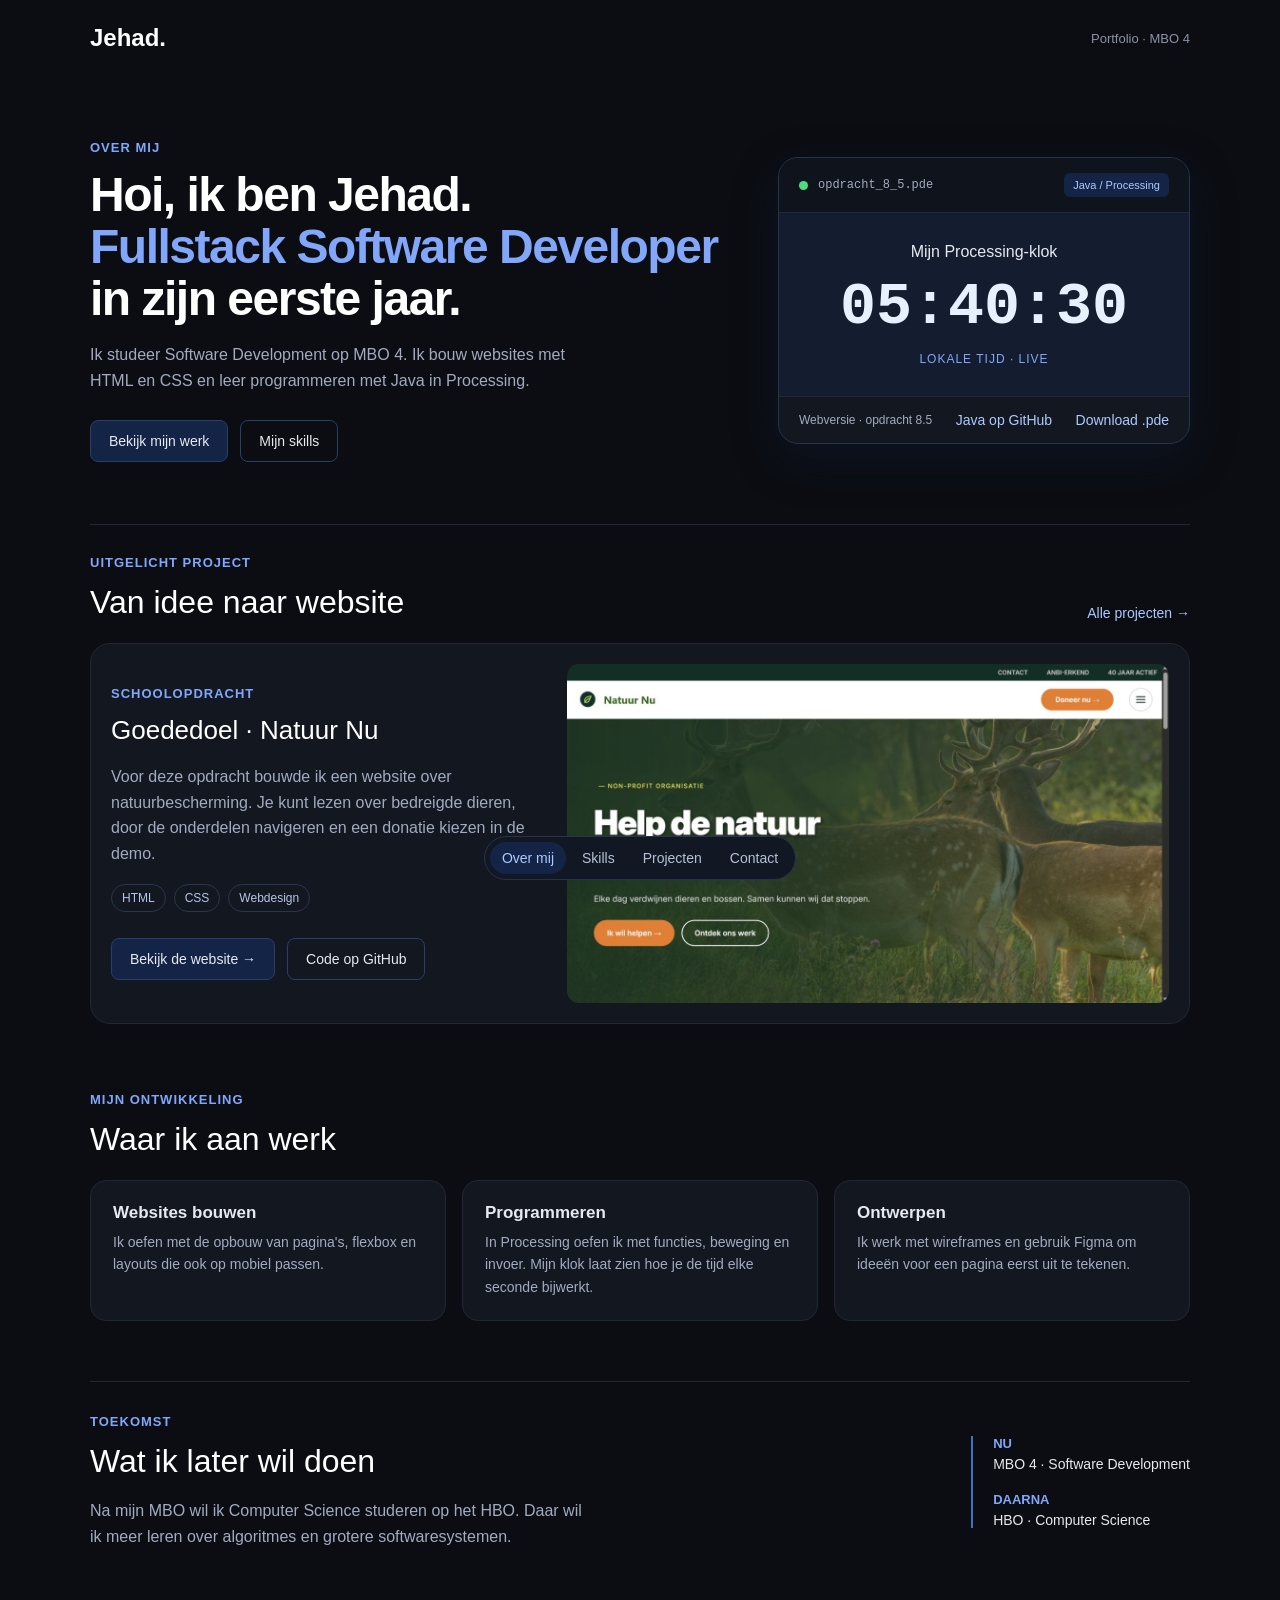
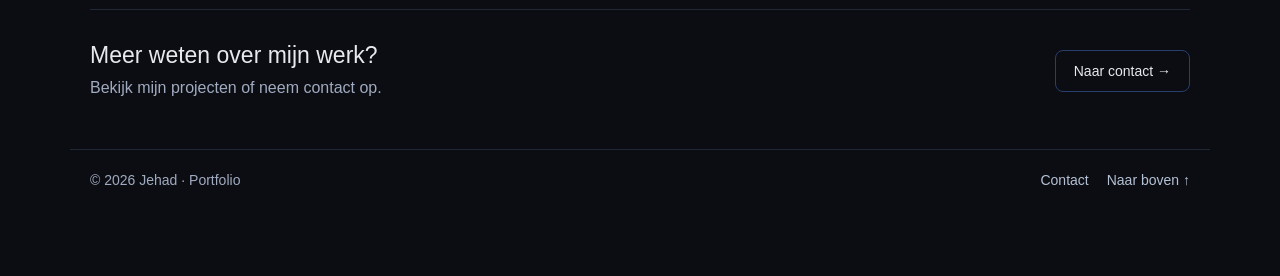
<file: index.html>
<!DOCTYPE html>
<html lang="nl">

<head>
    <meta charset="UTF-8">
    <meta name="viewport" content="width=device-width, initial-scale=1.0">
    <title>Jehad | Over mij</title>
    <link rel="stylesheet" href="css/main.css">
    <link rel="stylesheet" href="css/navigatie.css">
</head>

<body id="boven">
    <div class="intro">
        <div class="name">
            <h1>Jehad.</h1>
            <p>Portfolio · MBO 4</p>
        </div>

        <div class="navigation">
            <a href="index.html" class="nav actief" aria-current="page">Over mij</a>
            <a href="skills.html" class="nav">Skills</a>
            <a href="projecten.html" class="nav">Projecten</a>
            <a href="contact.html" class="nav">Contact</a>
        </div>

        <div class="bovenkant">
            <div class="welkom">
                <h2 class="kleinetitel">Over mij</h2>
                <h1>Hoi, ik ben Jehad.<br><span>Fullstack Software Developer</span><br>in zijn eerste jaar.</h1>
                <p>Ik studeer Software Development op MBO 4. Ik bouw websites met HTML en CSS en leer programmeren met Java in Processing.</p>
                <div class="buttons">
                    <a href="#uitgelicht" class="button">Bekijk mijn werk</a>
                    <a href="skills.html" class="buttonskill">Mijn skills</a>
                </div>
            </div>

            <div class="klok">
                <div class="klokbalk">
                    <div class="klokpunt"></div>
                    <p>opdracht_8_5.pde</p>
                    <div class="kloklabel">Java / Processing</div>
                </div>
                <div class="klokinhoud">
                    <h2>Mijn Processing-klok</h2>
                    <p id="tijd">--:--:--</p>
                    <p class="lokaletijd">Lokale tijd · live</p>
                </div>
                <div class="klokvoet">
                    <p>Webversie · opdracht 8.5</p>
                    <a href="https://github.com/vsc0dexx/programming-essentials-opdrachten">Java op GitHub</a>
                    <a href="klok/opdracht_8_5.pde" download>Download .pde</a>
                </div>
            </div>
        </div>

        <div id="uitgelicht">
            <div class="projectkop">
                <div>
                    <h2 class="kleinetitel">Uitgelicht project</h2>
                    <h2 class="grotestitel">Van idee naar website</h2>
                </div>
                <a href="projecten.html" class="tekstlink">Alle projecten &rarr;</a>
            </div>

            <div class="goededoel">
                    <div class="goededoeltekst">
                    <h3 class="kleinetitel">Schoolopdracht</h3>
                    <h2>Goededoel · Natuur Nu</h2>
                    <p>Voor deze opdracht bouwde ik een website over natuurbescherming. Je kunt lezen over bedreigde dieren, door de onderdelen navigeren en een donatie kiezen in de demo.</p>
                    <div class="tags">
                        <p>HTML</p>
                        <p>CSS</p>
                        <p>Webdesign</p>
                    </div>
                    <div class="buttons">
                        <a href="goededoel/index.html" class="button" target="_blank">Bekijk de website &rarr;</a>
                        <a href="https://github.com/vsc0dexx/goededoel-natuurnu" class="buttonskill">Code op GitHub</a>
                    </div>
                </div>
            <a href="goededoel/index.html" class="goededoelfoto">
                    <img src="img/goededoel-thumbnail.jpg" alt="Startpagina van mijn Natuur Nu website met de tekst Help de natuur overleven">
                </a>
            </div>
        </div>

        <div class="werkwijze">
            <h2 class="kleinetitel">Mijn ontwikkeling</h2>
            <h2 class="grotestitel">Waar ik aan werk</h2>
            <div class="werkkaarten">
                <div class="werkkaart">
                    <h3>Websites bouwen</h3>
                    <p>Ik oefen met de opbouw van pagina's, flexbox en layouts die ook op mobiel passen.</p>
                </div>
                <div class="werkkaart">
                    <h3>Programmeren</h3>
                    <p>In Processing oefen ik met functies, beweging en invoer. Mijn klok laat zien hoe je de tijd elke seconde bijwerkt.</p>
                </div>
                <div class="werkkaart">
                    <h3>Ontwerpen</h3>
                    <p>Ik werk met wireframes en gebruik Figma om ideeën voor een pagina eerst uit te tekenen.</p>
                </div>
            </div>
        </div>

        <div class="toekomst">
            <div class="toekomsttekst">
                <h2 class="kleinetitel">Toekomst</h2>
                <h2 class="grotestitel">Wat ik later wil doen</h2>
                <p>Na mijn MBO wil ik Computer Science studeren op het HBO. Daar wil ik meer leren over algoritmes en grotere softwaresystemen.</p>
            </div>
            <div class="tijdlijn">
                <div class="stap">
                    <h3>Nu</h3>
                    <p>MBO 4 · Software Development</p>
                </div>
                <div class="stap">
                    <h3>Daarna</h3>
                    <p>HBO · Computer Science</p>
                </div>
            </div>
        </div>

        <div class="samenwerken">
            <div>
                <h2>Meer weten over mijn werk?</h2>
                <p>Bekijk mijn projecten of neem contact op.</p>
            </div>
            <a href="contact.html" class="buttonskill">Naar contact &rarr;</a>
        </div>

    </div>

    <div class="footer">
        <p>© 2026 Jehad · Portfolio</p>
        <div class="footerlinks">
            <a href="contact.html">Contact</a>
            <a href="#boven">Naar boven &uarr;</a>
        </div>
    </div>

    <script src="klok/klok.js"></script>
</body>

</html>
</file>
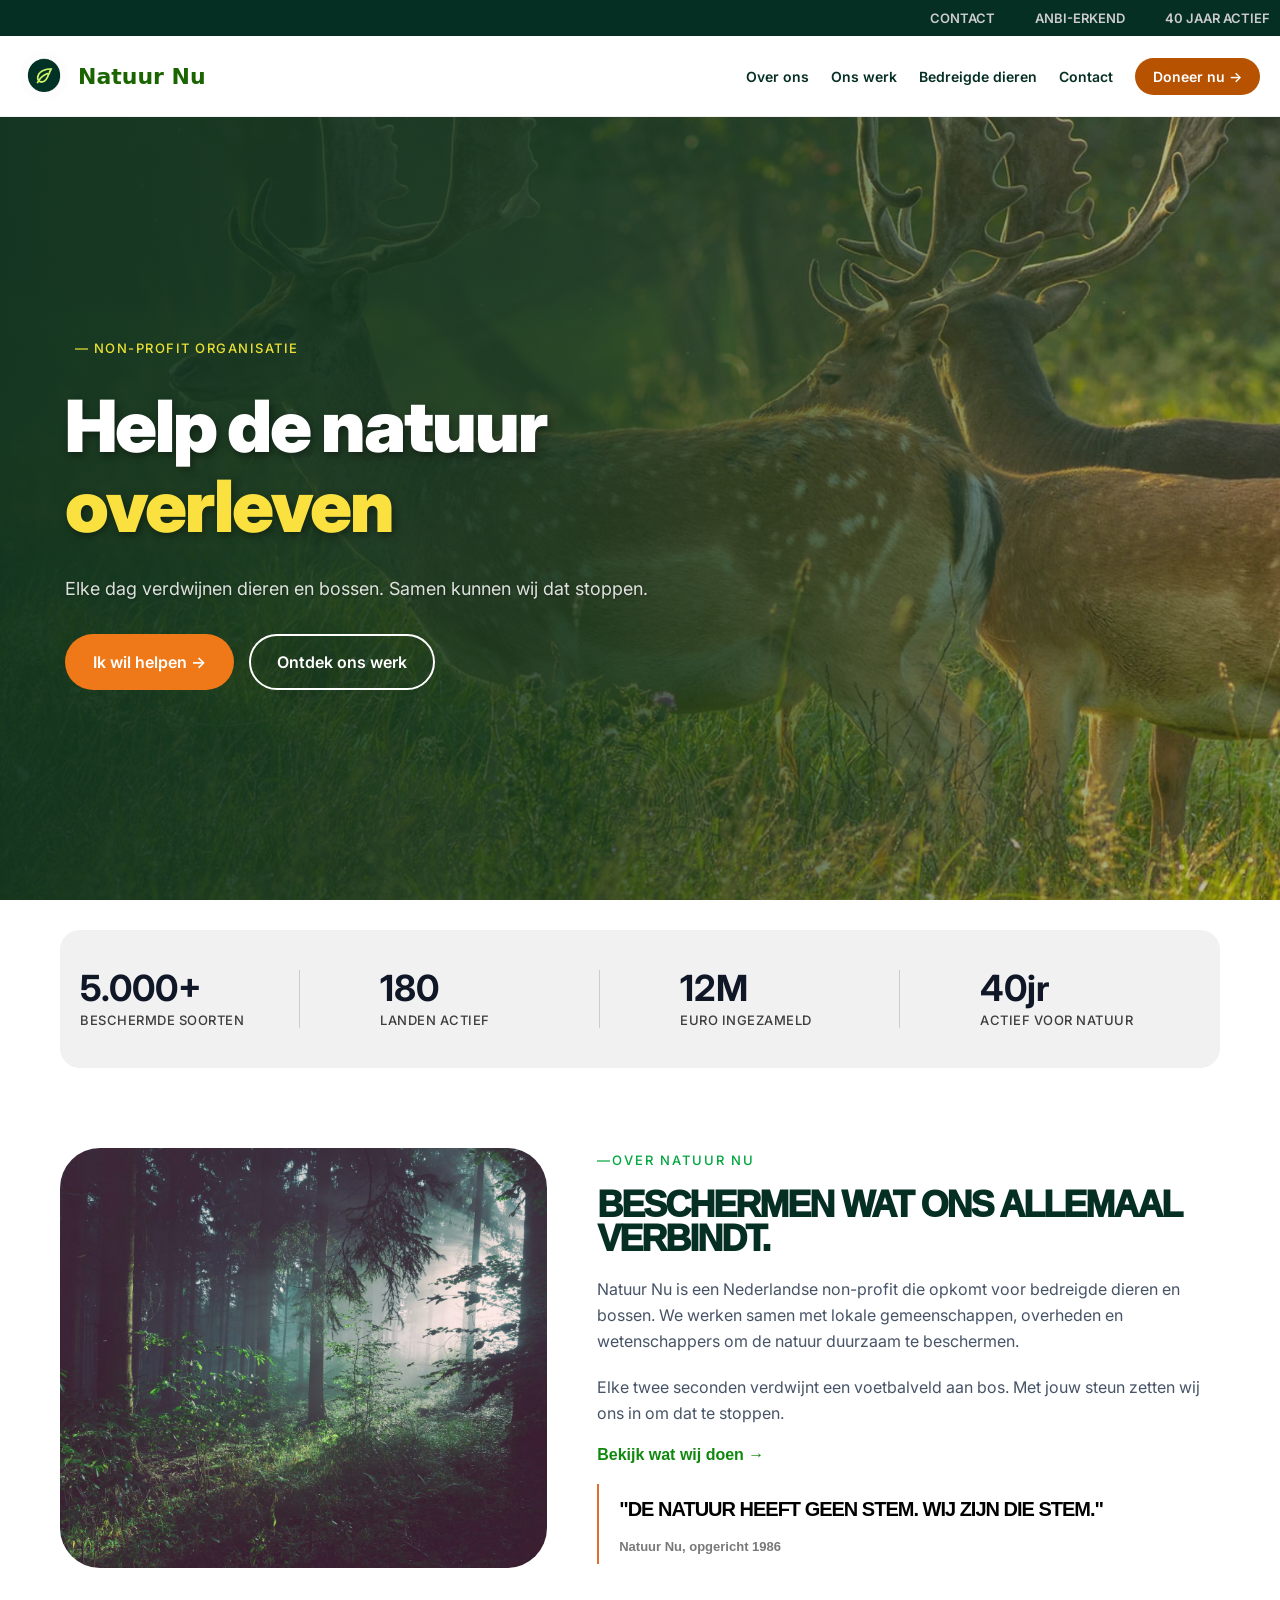
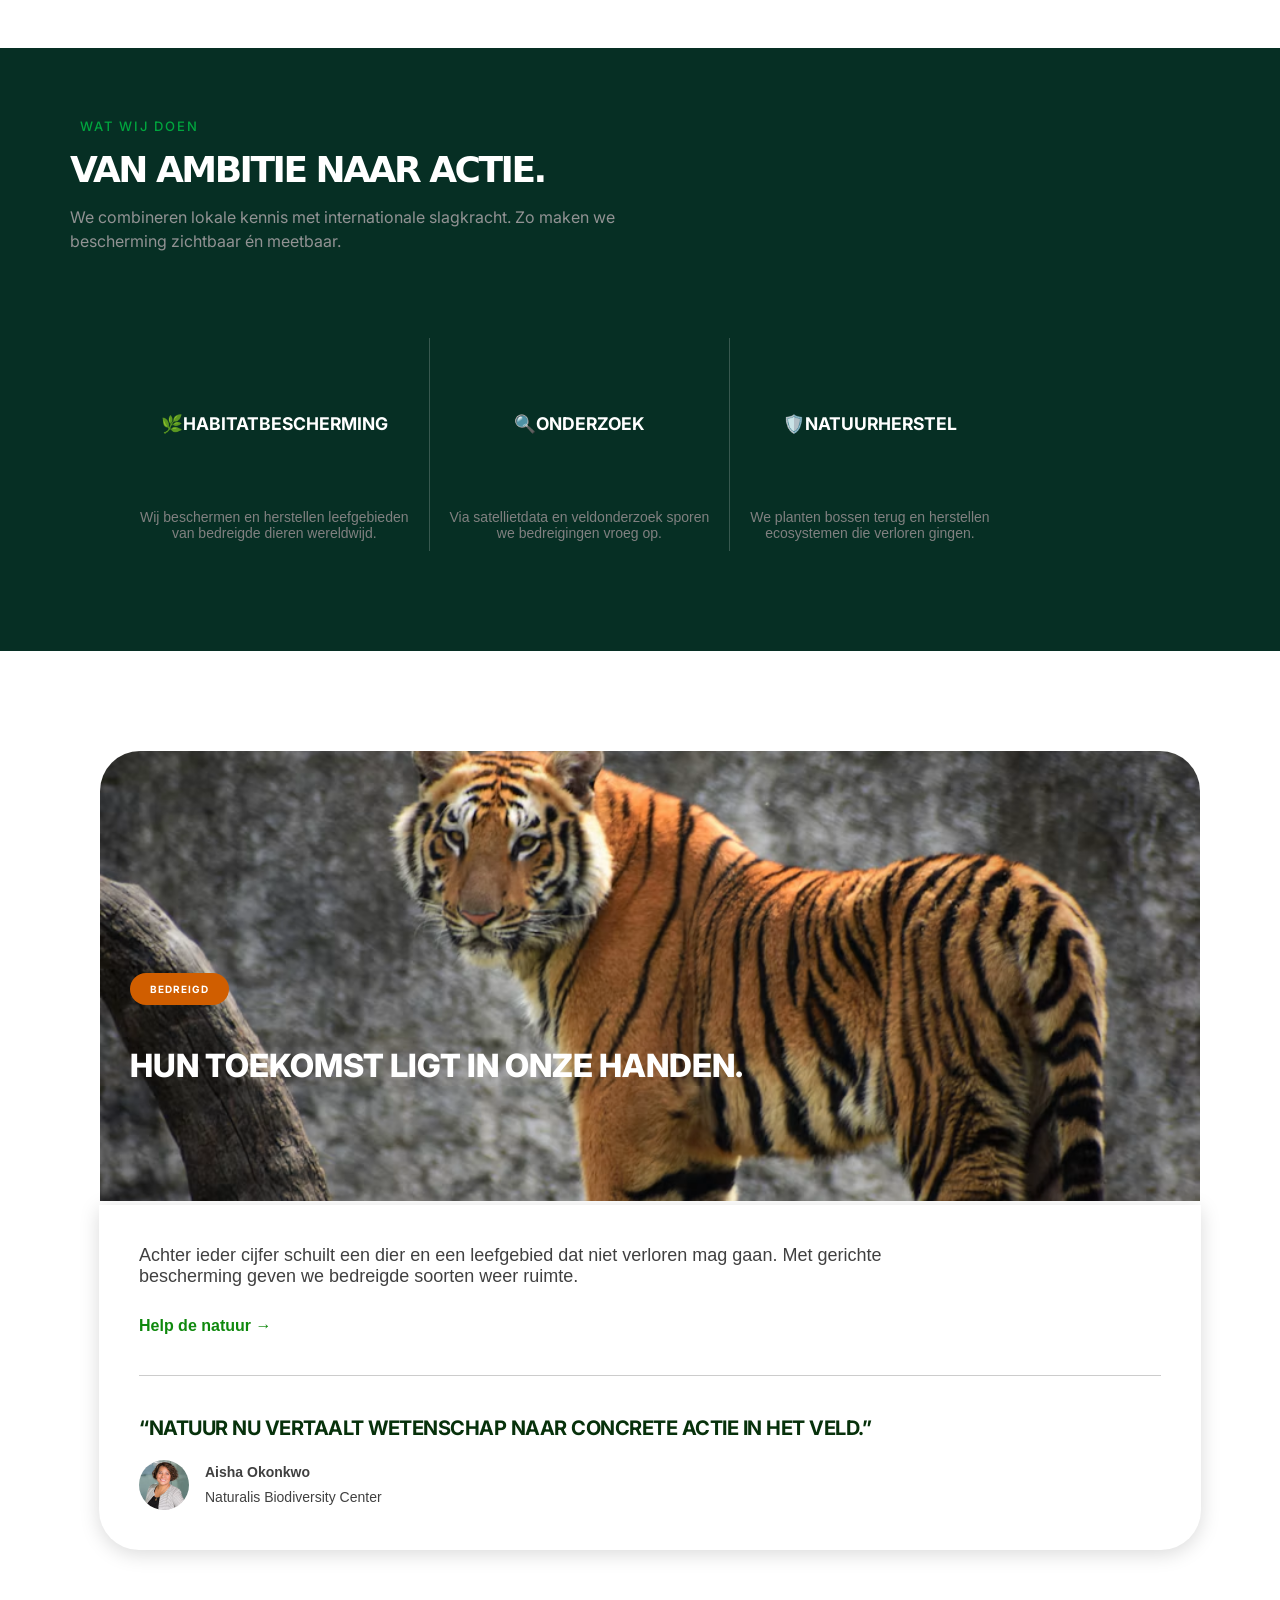
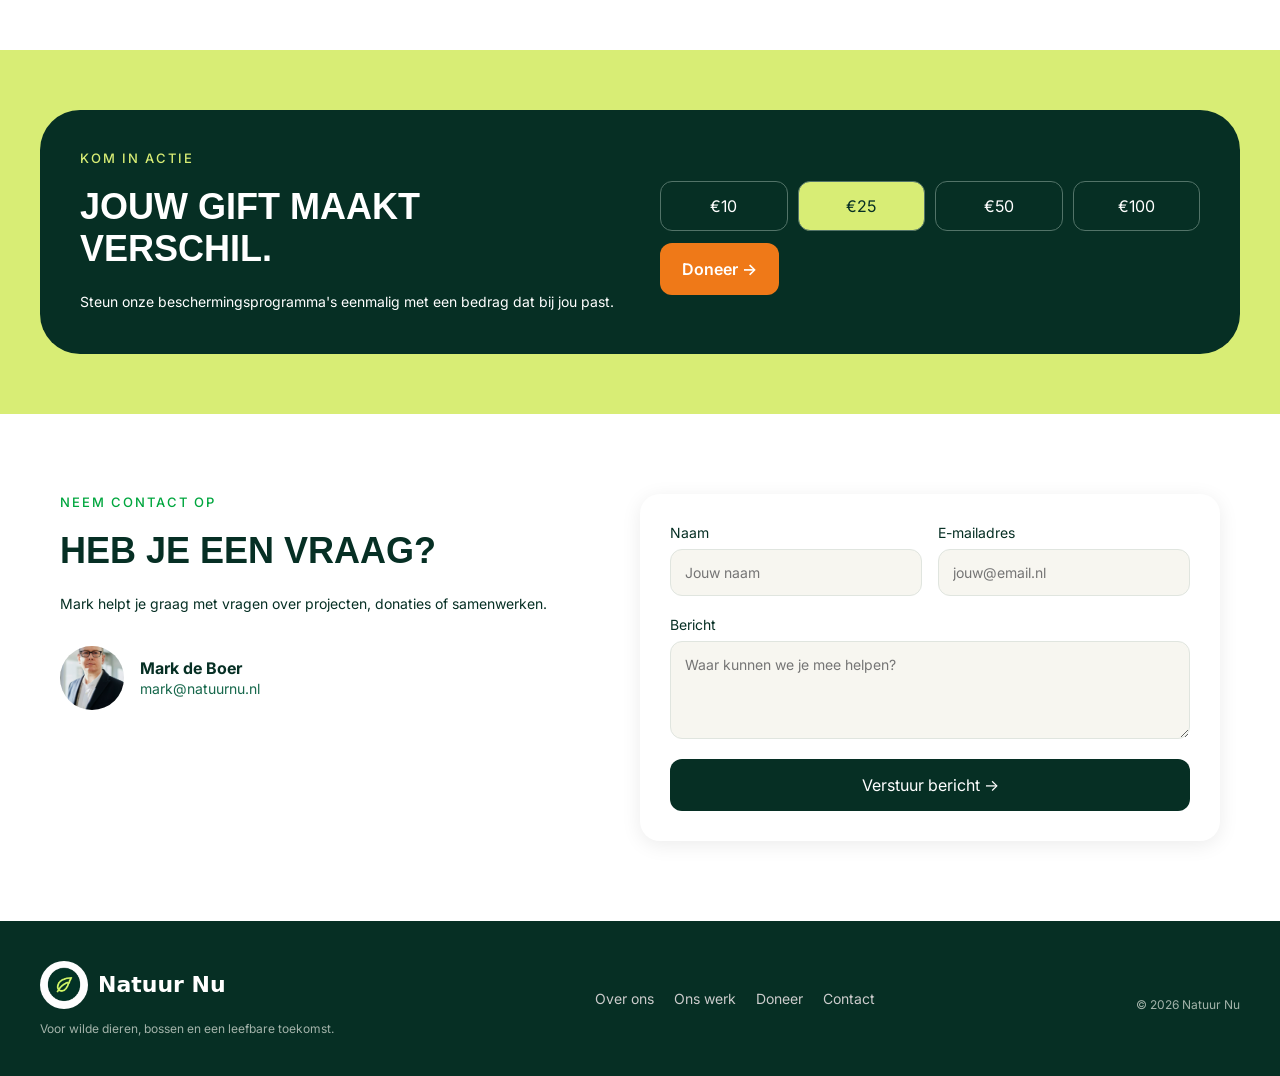
<file: goededoel/index.html>
<!DOCTYPE html>
<html lang="nl">

<head>
    <meta charset="UTF-8">
    <meta name="viewport" content="width=device-width, initial-scale=1.0">
    <title>Zeg nee tegen ontbossing</title>

    <link rel="stylesheet" href="css/main.css?v=menu">
    <link rel="preconnect" href="https://fonts.googleapis.com">
    <link rel="preconnect" href="https://fonts.gstatic.com" crossorigin>
    <link
        href="https://fonts.googleapis.com/css2?family=Inter:ital,opsz,wght@0,14..32,100..900;1,14..32,100..900&display=swap"
        rel="stylesheet">
</head>

<body>
    <header class="site-header">
        <div class="topcontainer">
            <div>40 JAAR ACTIEF</div>
            <div>ANBI-ERKEND</div>
            <a href="#contact" class="contactbt">CONTACT</a>
        </div>
        <div class="header-inner">
            <a class="brand" href="#" aria-label="Natuur Nu startpagina">
                <img src="img/logonatuurnu.png" alt="" class="brand-logo">
                <span class="brand-name">Natuur Nu</span>
            </a>

            <div class="main-navigation">
                <a href="#over-ons">Over ons</a>
                <a href="#services">Ons werk</a>
                <a href="#dieren">Bedreigde dieren</a>
                <a href="#contact">Contact</a>
                <a href="#doneer" class="doneerknop">Doneer nu &rarr;</a>
            </div>

        </div>
    </header>

    <main>

        <section class="hero-section">
            <div class="hero-content">
                <p class="eyebrow">— Non-profit organisatie</p>

                <h1 class="hero-title">
                    Help de natuur
                    <span>overleven</span>
                </h1>

                <p class="hero-description">
                    Elke dag verdwijnen dieren en bossen. Samen kunnen wij dat stoppen.
                </p>

                <div class="hero-actions">
                    <a href="#doneer" class="button button-primary">
                        Ik wil helpen →
                    </a>
                    <a href="#over-ons" class="button button-outline">
                        Ontdek ons werk
                    </a>
                </div>
            </div>
        </section>

        <section class="impact-section" aria-label="Onze impact">
            <div class="impact-stat">
                <h2>5.000+</h2>
                <p>Beschermde soorten</p>
            </div>
            <div class="impact-stat">
                <h2>180</h2>
                <p>Landen actief</p>
            </div>
            <div class="impact-stat">
                <h2>12M</h2>
                <p>Euro ingezameld</p>
            </div>
            <div class="impact-stat">
                <h2>40jr</h2>
                <p>Actief voor natuur</p>
            </div>
        </section>


        <section class="about-section" id="over-ons">
            <img src="img/bos.png" alt="Bos dat we beschermen" class="bos">
            <div class="about-copy">

                <p class="section-eyebrow">—Over Natuur Nu</p>
                <h2>Beschermen wat ons allemaal verbindt.</h2>
                <p class="about-tekst">
                    Natuur Nu is een Nederlandse non-profit die opkomt voor bedreigde dieren
                    en bossen. We werken samen met lokale gemeenschappen, overheden en
                    wetenschappers om de natuur duurzaam te beschermen.
                </p>
                <p class="about-tekst">
                    Elke twee seconden verdwijnt een voetbalveld aan bos. Met jouw steun
                    zetten wij ons in om dat te stoppen.
                </p>
                <a href="#services" class="helpdenatuur">Bekijk wat wij doen →</a>
                <div class="about-quote">
                    <p>"De natuur heeft geen stem. Wij zijn die stem."</p>
                    <cite>Natuur Nu, opgericht 1986</cite>
                </div>
            </div>
        </section>
        <div class="secondpage">
            <section class="services-section" id="services">
                <p class="section-eyebrow">Wat wij doen</p>
                <h2>VAN AMBITIE NAAR ACTIE.</h2>
                <p class="services-tekst">We combineren lokale kennis met internationale slagkracht. Zo maken we bescherming zichtbaar én
                    meetbaar.</p>

                <div class="habitatie">
                    <div class="section1">
                        <h3>🌿Habitatbescherming</h3>
                        <p>Wij beschermen en herstellen leefgebieden<br> van bedreigde dieren wereldwijd.</p>
                    </div>
                    <div class="section1">
                        <h3>🔍Onderzoek</h3>
                        <p>Via satellietdata en veldonderzoek sporen <br>we bedreigingen vroeg op.</p>
                    </div>
                    <div class="section1 laatste-section">
                        <h3>🛡️Natuurherstel</h3>
                        <p id="borderremove">We planten bossen terug en herstellen<br> ecosystemen die verloren gingen.
                        </p>
                    </div>
                </div>
            </section>
        </div>
        <div class="tijgerr" id="dieren">
            <img src="img/tijger.avif" alt="" class="tijger">
            <div class="imagetekst">
                <h3>Bedreigd</h3>
                <h1>Hun toekomst ligt in onze handen.</h1>
            </div>
        </div>
        <div class="calltoaction">
            <p>Achter ieder cijfer schuilt een dier en een leefgebied dat niet verloren mag gaan. Met gerichte
                <br>bescherming geven we bedreigde soorten weer ruimte.
            </p>
            <a href="#doneer" class="helpdenatuur">Help de natuur →</a>
            <hr style="border: 0; border-top: 0.5px solid #ccc; margin: 40px 0;">
            <h2 class="quote-source" id="referenties">“Natuur Nu vertaalt wetenschap naar concrete actie in het veld.”
            </h2>
            <div class="quote-text">
                <img src="img/aisha.avif" alt="" class="quote-image">
                <h4>Aisha Okonkwo</h4>
                <p>Naturalis Biodiversity Center</p>
            </div>

        </div>
        <section class="doneer-section" id="doneer">
            <div class="doneer-container">
                <div class="doneer-tekst">
                    <p class="section-eyebrow">Kom in actie</p>
                    <h2>Jouw gift maakt verschil.</h2>
                    <p>Steun onze beschermingsprogramma's eenmalig met een bedrag dat bij jou past.</p>
                </div>
                <div class="doneer-keuze">
                        <span id="bedrag-10" class="doneer-status"></span>
                        <span id="bedrag-25" class="doneer-status"></span>
                        <span id="bedrag-50" class="doneer-status"></span>
                        <span id="bedrag-100" class="doneer-status"></span>
                        <span id="bedankt-10" class="doneer-status"></span>
                        <span id="bedankt-25" class="doneer-status"></span>
                        <span id="bedankt-50" class="doneer-status"></span>
                        <span id="bedankt-100" class="doneer-status"></span>
                    <div class="doneer-bedragen">
                        <a href="#bedrag-10" class="bedrag-10">€10</a>
                        <a href="#bedrag-25" class="bedrag-25">€25</a>
                        <a href="#bedrag-50" class="bedrag-50">€50</a>
                        <a href="#bedrag-100" class="bedrag-100">€100</a>
                    </div>
                    <div class="doneer-actie">
                        <a href="#bedankt-10" class="button button-primary doneer-10">Doneer →</a>
                        <a href="#bedankt-25" class="button button-primary doneer-25">Doneer →</a>
                        <a href="#bedankt-50" class="button button-primary doneer-50">Doneer →</a>
                        <a href="#bedankt-100" class="button button-primary doneer-100">Doneer →</a>
                    </div>
                    <div class="donatie-bedankt">
                        <p class="bedankt-10">Je hebt €10 gedoneerd!</p>
                        <p class="bedankt-25">Je hebt €25 gedoneerd!</p>
                        <p class="bedankt-50">Je hebt €50 gedoneerd!</p>
                        <p class="bedankt-100">Je hebt €100 gedoneerd!</p>
                    </div>
                </div>
            </div>
        </section>

        <section class="contact-section" id="contact">
            <div class="contact-tekst">
                <p class="section-eyebrow">Neem contact op</p>
                <h2>Heb je een vraag?</h2>
                <p>Mark helpt je graag met vragen over projecten, donaties of samenwerken.</p>
                <div class="contact-persoon">
                    <img src="img/mark.jpg" alt="Mark de Boer" class="contact-image">
                    <div>
                        <h4>Mark de Boer</h4>
                        <a href="mailto:mark@natuurnu.nl">mark@natuurnu.nl</a>
                    </div>
                </div>
            </div>
            <form class="contact-formulier" action="#bericht-verstuurd">
                <div class="contact-rij">
                    <div class="contact-veld">
                        <p>Naam</p>
                        <input id="naam" placeholder="Jouw naam" aria-label="Naam" required>
                    </div>
                    <div class="contact-veld">
                        <p>E-mailadres</p>
                        <input type="email" id="email" aria-label="E-mailadres" placeholder="jouw@email.nl" required>
                    </div>
                </div>
                <div class="contact-veld">
                    <p>Bericht</p>
                    <textarea id="bericht" aria-label="Bericht" rows="4" placeholder="Waar kunnen we je mee helpen?"
                        required></textarea>
                </div>
                <button class="contact-verstuur">Verstuur bericht →</button>
                <p id="bericht-verstuurd">Bericht verstuurd!</p>
            </form>
        </section>
    </main>

    <footer class="footer">
        <div class="footer-container">
            <div>
                <a class="brand" href="#" aria-label="Natuur Nu startpagina">
                    <img src="img/logonatuurnu.png" alt="" class="brand-logo">
                    <span class="brand-name">Natuur Nu</span>
                </a>
                <p>Voor wilde dieren, bossen en een leefbare toekomst.</p>
            </div>
            <div class="footer-links">
                <a href="#over-ons">Over ons</a>
                <a href="#services">Ons werk</a>
                <a href="#doneer">Doneer</a>
                <a href="#contact">Contact</a>
            </div>
            <p>© 2026 Natuur Nu</p>
        </div>
    </footer>
</body>

</html>
</file>
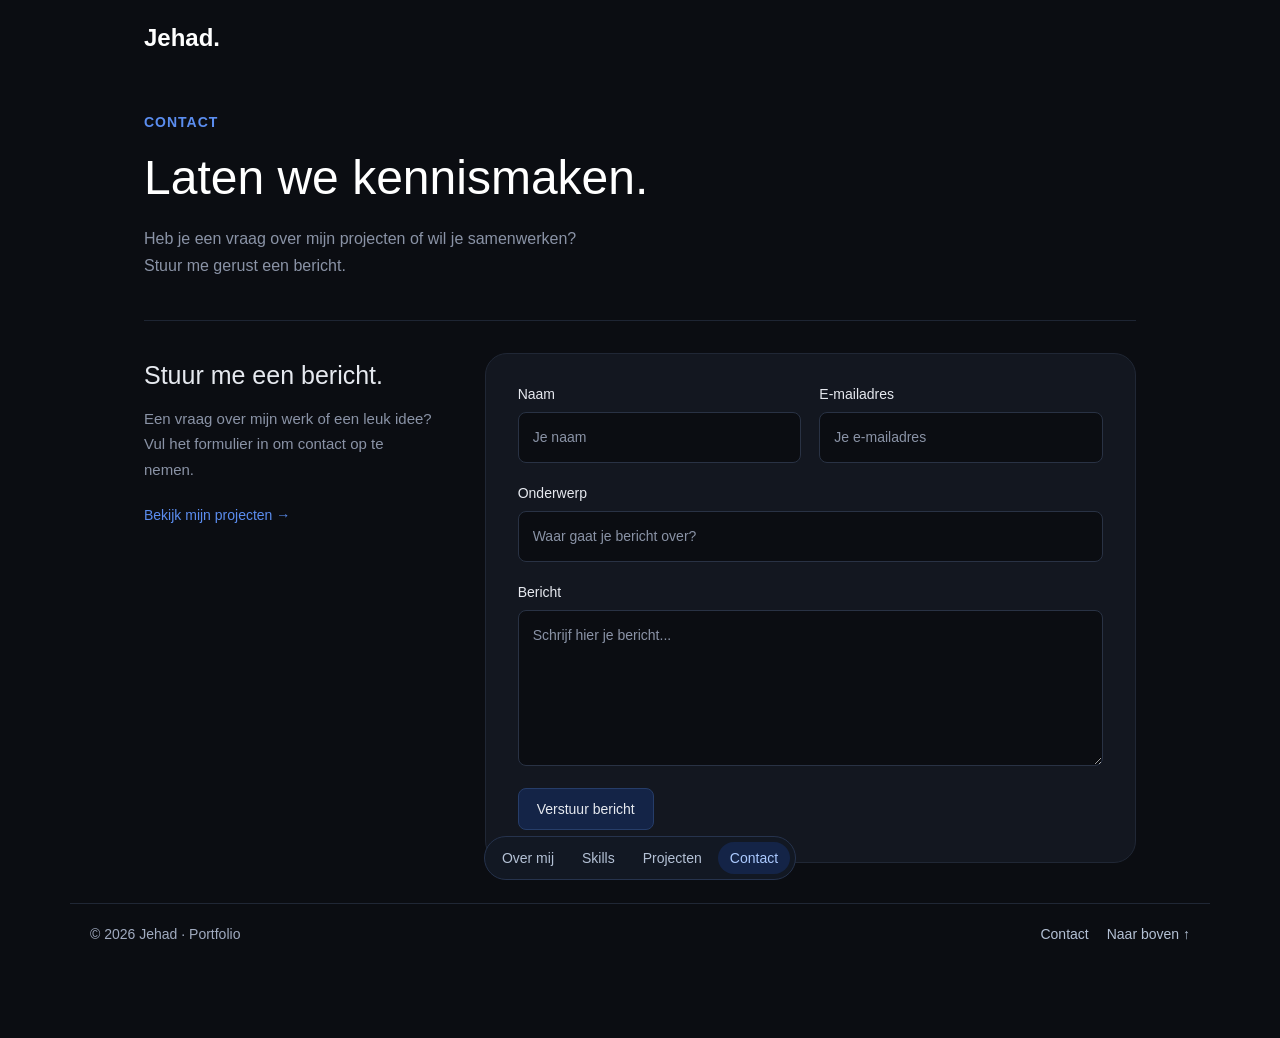
<file: contact.html>
<!DOCTYPE html>
<html lang="nl">

<head>
    <meta charset="UTF-8">
    <meta name="viewport" content="width=device-width, initial-scale=1.0">
    <title>Contact | Jehad</title>
    <link rel="stylesheet" href="css/contact.css">
    <link rel="stylesheet" href="css/navigatie.css">
</head>

<body id="boven">
    <div class="contactpage">
        <div class="name">
            <h1>Jehad.</h1>
        </div>

        <div class="navigation">
            <a href="index.html" class="nav">Over mij</a>
            <a href="skills.html" class="nav">Skills</a>
            <a href="projecten.html" class="nav">Projecten</a>
            <a href="contact.html" class="nav actief" aria-current="page">Contact</a>
        </div>

        <h3 id="contacttitle">Contact</h3>
        <h1 id="contactheading">Laten we kennismaken.</h1>
        <p id="contacttext">Heb je een vraag over mijn projecten of wil je samenwerken?<br>
            Stuur me gerust een bericht.</p>

        <div class="contactinfo">
            <div class="contactuitleg">
                <h2>Stuur me een bericht.</h2>
                <p>Een vraag over mijn werk of een leuk idee?<br>
                    Vul het formulier in om contact op te nemen.</p>
                <a href="projecten.html">Bekijk mijn projecten &rarr;</a>
            </div>

            <!-- Het formulier kan aan zodra het Formspree formulieradres is gekoppeld. -->
            <form class="contactform" method="post">
                <div class="formrij">
                    <div class="formveld">
                        <label for="naam">Naam</label>
                        <input type="text" id="naam" name="naam" placeholder="Je naam" autocomplete="name" required maxlength="100">
                    </div>
                    <div class="formveld">
                        <label for="email">E-mailadres</label>
                        <input type="email" id="email" name="email" placeholder="Je e-mailadres" autocomplete="email" required maxlength="254">
                    </div>
                </div>

                <div class="formveld">
                    <label for="onderwerp">Onderwerp</label>
                    <input type="text" id="onderwerp" name="onderwerp" placeholder="Waar gaat je bericht over?" required maxlength="150">
                </div>

                <div class="formveld">
                    <label for="bericht">Bericht</label>
                    <textarea id="bericht" name="bericht" rows="6" placeholder="Schrijf hier je bericht..." required maxlength="5000"></textarea>
                </div>

                <button type="submit" class="contactbutton" enabled>Verstuur bericht</button>
<!--                 <p class="formmelding">Het contactformulier is binnenkort beschikbaar.</p>
 -->            </form>
        </div>

    </div>
    <div class="footer">
        <p>© 2026 Jehad · Portfolio</p>
        <div class="footerlinks">
            <a href="contact.html">Contact</a>
            <a href="#boven">Naar boven &uarr;</a>
        </div>
    </div>

</body>

</html>
</file>
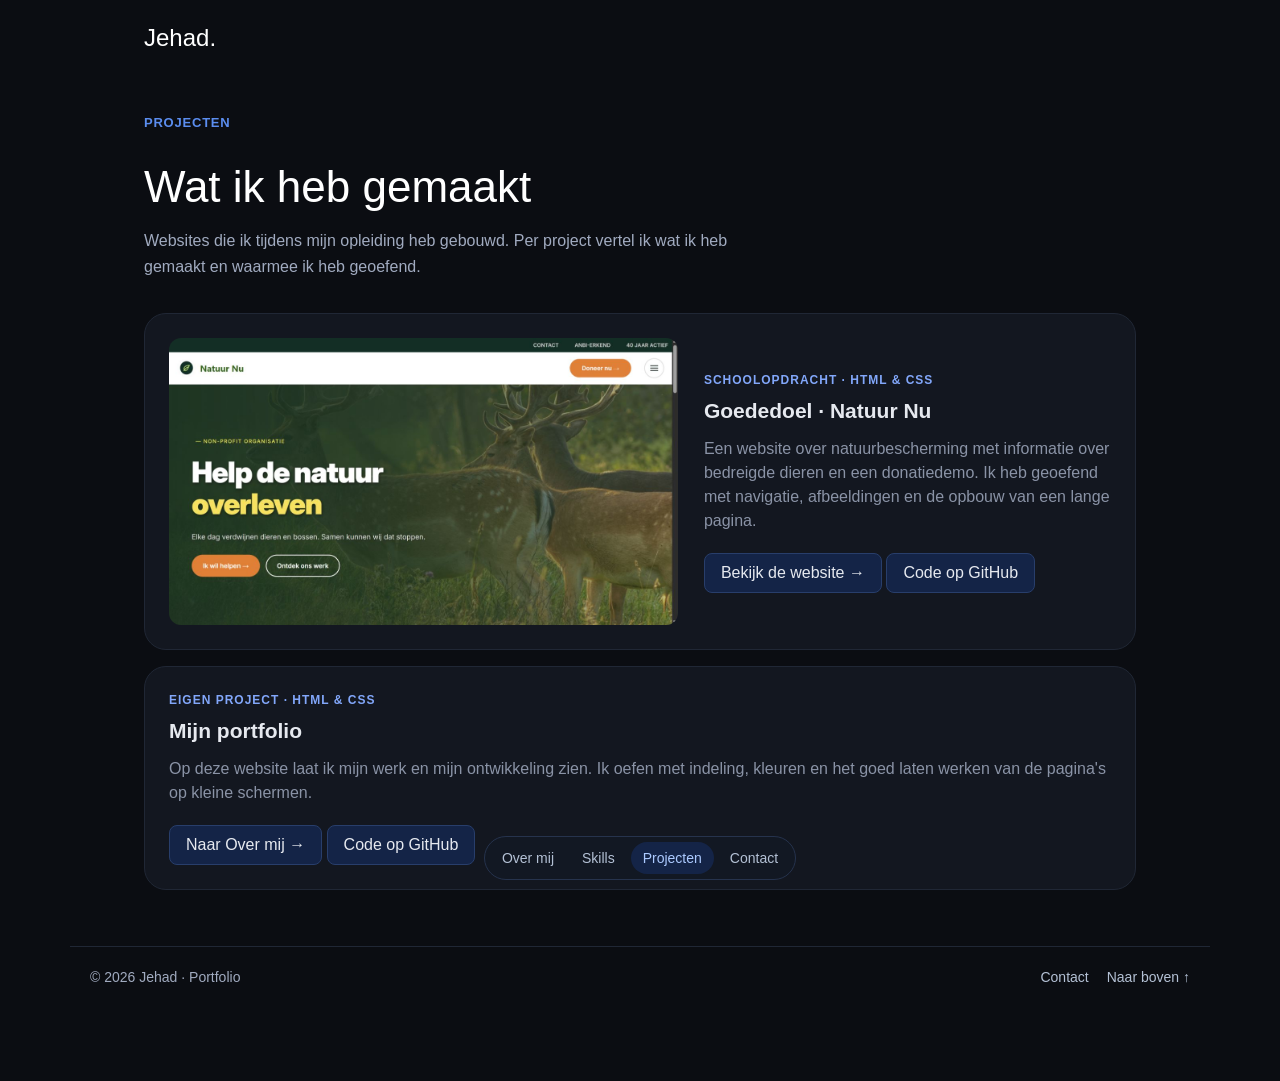
<file: projecten.html>
<!DOCTYPE html>
<html lang="nl">

<head>
    <meta charset="UTF-8">
    <meta name="viewport" content="width=device-width, initial-scale=1.0">
    <title>Jehad | Projecten</title>
    <link rel="stylesheet" href="css/projecten.css">
    <link rel="stylesheet" href="css/navigatie.css">
</head>

<body id="boven">
    <div class="projecten">
        <div class="name">
            <h1>Jehad.</h1>
        </div>

        <div class="navigation">
            <a href="index.html" class="nav">Over mij</a>
            <a href="skills.html" class="nav">Skills</a>
            <a href="projecten.html" class="nav actief" aria-current="page">Projecten</a>
            <a href="contact.html" class="nav">Contact</a>
        </div>

        <h3>Projecten</h3>
        <h1 id="alles">Wat ik heb gemaakt</h1>
        <p class="projectintro">Websites die ik tijdens mijn opleiding heb gebouwd. Per project vertel ik wat ik heb gemaakt en waarmee ik heb geoefend.</p>

        <div class="groep" id="html-css">
            <a href="goededoel/index.html" class="projectfoto">
                <img src="img/goededoel-thumbnail.jpg" alt="Startpagina van mijn Natuur Nu website">
            </a>
            <div class="projecttekst">
                <p class="projectlabel">Schoolopdracht · HTML &amp; CSS</p>
                <h2>Goededoel · Natuur Nu</h2>
                <p>Een website over natuurbescherming met informatie over bedreigde dieren en een donatiedemo. Ik heb geoefend met navigatie, afbeeldingen en de opbouw van een lange pagina.</p>
                <a href="goededoel/index.html" class="projectknop">Bekijk de website &rarr;</a>
                <a href="https://github.com/vsc0dexx/goededoel-natuurnu" class="projectknop" target="_blank"">Code op GitHub</a>
            </div>
        </div>

        <div class="groep">
            <div class="projecttekst">
                <p class="projectlabel">Eigen project · HTML &amp; CSS</p>
                <h2>Mijn portfolio</h2>
                <p>Op deze website laat ik mijn werk en mijn ontwikkeling zien. Ik oefen met indeling, kleuren en het goed laten werken van de pagina's op kleine schermen.</p>
                <a href="index.html" class="projectknop">Naar Over mij &rarr;</a>
                <a href="https://github.com/vsc0dexx/Portfolio" class="projectknop" target="_blank">Code op GitHub</a>
            </div>
        </div>

    </div>
    <div class="footer">
        <p>© 2026 Jehad · Portfolio</p>
        <div class="footerlinks">
            <a href="contact.html">Contact</a>
            <a href="#boven">Naar boven &uarr;</a>
        </div>
    </div>

</body>

</html>
</file>
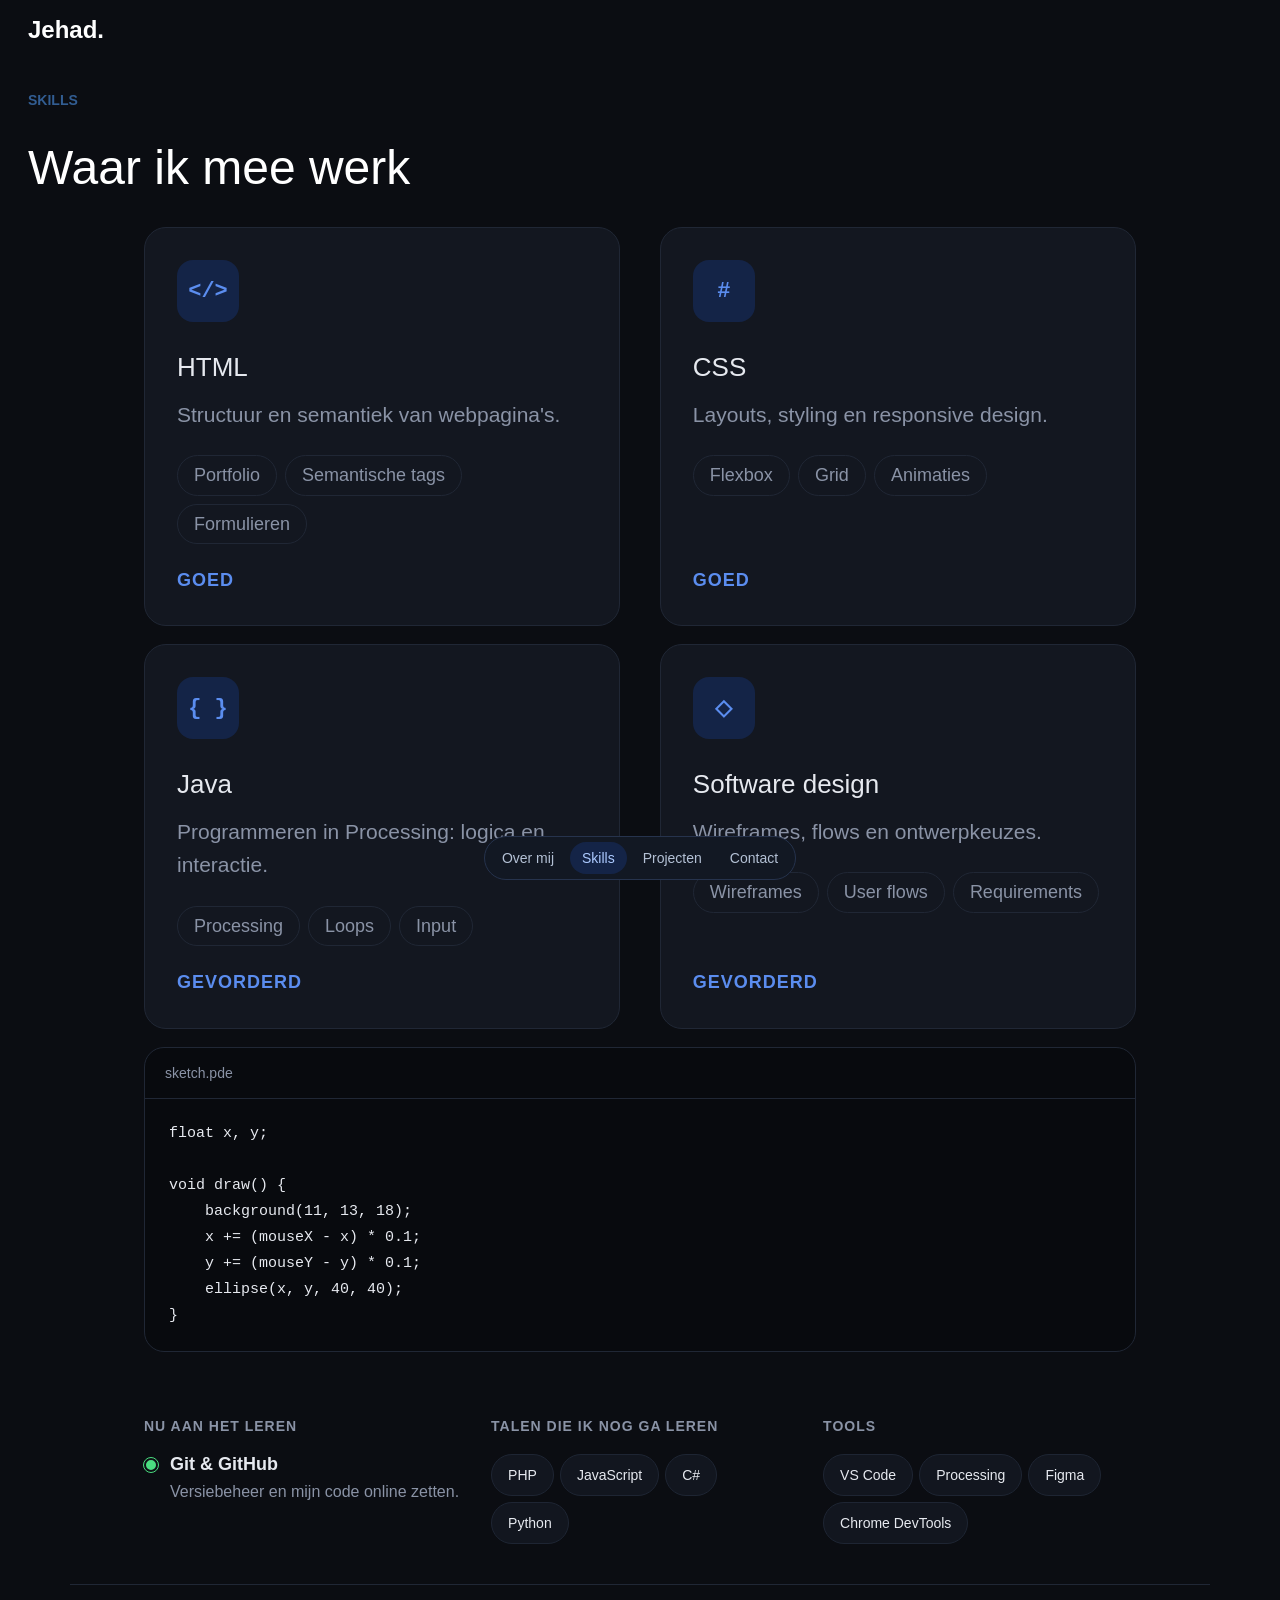
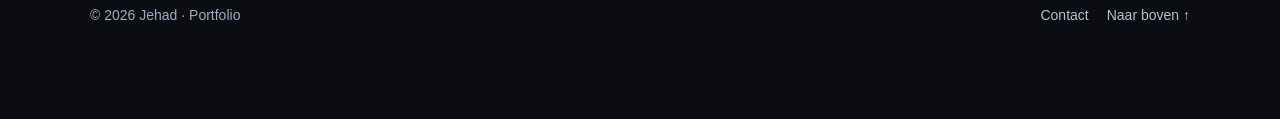
<file: skills.html>
<!DOCTYPE html>
<html lang="nl">

<head>
    <meta charset="UTF-8">
    <meta name="viewport" content="width=device-width, initial-scale=1.0">
    <title>Jehad | Skills</title>
    <link rel="stylesheet" href="css/skills.css">
    <link rel="stylesheet" href="css/navigatie.css">
</head>

<body id="boven">
    <div class="work">
        <div class="name">
            <h1 id="name">Jehad.</h1>
        </div>

        <div class="navigation">
            <a href="index.html" class="nav">Over mij</a>
            <a href="skills.html" class="nav actief" aria-current="page">Skills</a>
            <a href="projecten.html" class="nav">Projecten</a>
            <a href="contact.html" class="nav">Contact</a>
        </div>
        <h3 id="skillstitle">skills</h3>
        <h1 id="mywork">Waar ik mee werk</h1>
        <div class="skills">
            <div class="skill">
                <div class="logohtml">
                    <h3>&lt;/&gt;</h3>
                </div>
                <h2>HTML</h2>
                <p>Structuur en semantiek van webpagina's.</p>
                <div class="properties">
                    <h3>Portfolio</h3>
                    <h3>Semantische tags</h3>
                    <h3>Formulieren</h3>
                </div>
                <h3 class="skill-level">Goed</h3>

            </div>
            <div class="skill">
                <div class="logocss">
                    <h3>#</h3>
                </div>
                <h2>CSS</h2>
                <p>Layouts, styling en responsive design.</p>
                <div class="properties">
                    <h3>Flexbox</h3>
                    <h3>Grid</h3>
                    <h3>Animaties</h3>
                </div>
                <h3 class="skill-level">Goed</h3>


            </div>
            <div class="skill">
                <div class="logojava">
                    <h3>{ }</h3>
                </div>
                <h2>Java</h2>
                <p>Programmeren in Processing: logica en interactie.</p>
                <div class="properties">
                    <h3>Processing</h3>
                    <h3>Loops</h3>
                    <h3>Input</h3>
                </div>
                <h3 class="skill-level">Gevorderd</h3>

            </div>
            <div class="skill">
                <div class="logosd">
                    <h3>◇</h3>
                </div>
                <h2>Software design</h2>
                <p>Wireframes, flows en ontwerpkeuzes.</p>
                <div class="properties">
                    <h3>Wireframes</h3>
                    <h3>User flows</h3>
                    <h3>Requirements</h3>
                </div>
                <h3 class="skill-level">Gevorderd</h3>

            </div>

            <div class="sketchsection">
                <div class="sketchpde">
                    <p>sketch.pde</p>
                </div>
                <div class="code">float x, y;

void draw() {
    background(11, 13, 18);
    x += (mouseX - x) * 0.1;
    y += (mouseY - y) * 0.1;
    ellipse(x, y, 40, 40);
}</div>
            </div>

            <div class="learning">
                <div class="js">
                    <p class="toptext">Nu aan het leren</p>
                    <div class="learningitem">
                        <div class="learningdot"></div>
                        <div>
                            <p>Git & GitHub</p>
                            <h6>Versiebeheer en mijn code online zetten.</h6>
                        </div>
                    </div>
                </div>

                <div>
                    <p class="toptext">Talen die ik nog ga leren</p>
                    <div class="tools">
                        <p>PHP</p>
                        <p>JavaScript</p>
                        <p>C#</p>
                        <p>Python</p>
                    </div>
                </div>

                <div>
                    <p class="toptext">Tools</p>
                    <div class="tools">
                        <p>VS Code</p>
                        <p>Processing</p>
                        <p>Figma</p>
                        <p>Chrome DevTools</p>
                    </div>
                </div>
            </div>
        </div>


    </div>
    <div class="footer">
        <p>© 2026 Jehad · Portfolio</p>
        <div class="footerlinks">
            <a href="contact.html">Contact</a>
            <a href="#boven">Naar boven &uarr;</a>
        </div>
    </div>

</body>

</html>
</file>
<file: css/main.css>
html {
    scroll-behavior: smooth;
}

body {
    margin: 0;
    background-color: #0B0D12;
    color: #E6E9EF;
    font-family: Arial, Helvetica, sans-serif;
}

.intro {
    max-width: 1100px;
    margin: 0 auto;
    padding: 0 32px 48px;
}

.name {
    display: flex;
    justify-content: space-between;
    align-items: center;
    padding: 24px 0;
}

.name h1 {
    margin: 0;
    color: white;
    font-size: 24px;
}

.name p {
    margin: 0;
    color: #8A93A6;
    font-size: 13px;
}

.bovenkant {
    display: flex;
    align-items: center;
    gap: 38px;
    padding: 64px 0 62px;
}

.welkom {
    flex: 1;
    min-width: 0;
}

.kleinetitel {
    margin: 0 0 14px;
    color: #82A7FA;
    font-size: 13px;
    font-weight: 700;
    letter-spacing: 1px;
    text-transform: uppercase;
}

.welkom h1 {
    margin: 0;
    color: white;
    font-size: 48px;
    line-height: 1.08;
    letter-spacing: -1.5px;
}

.welkom h1 span {
    color: #82A7FA;
}

.welkom p,
.goededoeltekst > p,
.werkkaart p,
.toekomsttekst > p,
.samenwerken p {
    margin: 18px 0 0;
    color: #A1ABC0;
    font-size: 16px;
    line-height: 1.6;
}

.welkom p {
    max-width: 480px;
}

.buttons {
    display: flex;
    flex-wrap: wrap;
    gap: 12px;
    margin-top: 26px;
}

.button,
.buttonskill {
    display: inline-block;
    padding: 12px 18px;
    border: 1px solid #283E6B;
    border-radius: 8px;
    color: #E6E9EF;
    background-color: #142447;
    font-size: 14px;
    text-decoration: none;
    transition: background-color 0.3s;
}

.buttonskill {
    background-color: transparent;
}

.button:hover,
.buttonskill:hover {
    background-color: #202C52;
}

.klok {
    width: 410px;
    flex-shrink: 0;
    min-width: 0;
    border: 1px solid #26334D;
    border-radius: 20px;
    overflow: hidden;
    background-color: #131720;
    box-shadow: 0 16px 48px rgba(17, 37, 78, 0.26);
}

.klokbalk,
.klokvoet {
    display: flex;
    align-items: center;
    gap: 10px;
    padding: 15px 20px;
}

.klokbalk {
    border-bottom: 1px solid #202735;
    background-color: #0F131B;
}

.klokpunt {
    width: 9px;
    height: 9px;
    flex-shrink: 0;
    border-radius: 50%;
    background-color: #4ADE80;
}

.klokbalk p,
.klokvoet p {
    margin: 0;
    color: #A1ABC0;
    font-size: 12px;
}

.klokbalk p {
    font-family: Consolas, monospace;
}

.kloklabel {
    margin-left: auto;
    padding: 6px 9px;
    border-radius: 6px;
    color: #ACCAFF;
    background-color: #142447;
    font-size: 11px;
}

.klokinhoud {
    padding: 30px 22px;
    text-align: center;
    background-color: #141D2F;
}

.klokinhoud h2 {
    margin: 0 0 12px;
    font-size: 16px;
    font-weight: 400;
}

#tijd {
    margin: 0;
    color: #E7F0FF;
    font-family: Consolas, monospace;
    font-size: 60px;
    font-weight: 700;
    line-height: 1.15;
}

.lokaletijd {
    margin: 10px 0 0;
    color: #82A7FA;
    font-size: 12px;
    letter-spacing: 1px;
    text-transform: uppercase;
}

.klokvoet {
    justify-content: space-between;
    flex-wrap: wrap;
    border-top: 1px solid #202735;
}

.klokvoet a,
.tekstlink {
    color: #ACCAFF;
    font-size: 14px;
    text-decoration: none;
}

.klokvoet a:hover,
.tekstlink:hover {
    text-decoration: underline;
}

#uitgelicht {
    padding-top: 30px;
    border-top: 1px solid #202735;
    scroll-margin-top: 18px;
}

.projectkop {
    display: flex;
    flex-wrap: wrap;
    align-items: end;
    justify-content: space-between;
    gap: 16px;
    margin-bottom: 22px;
}

.grotestitel {
    margin: 0;
    color: white;
    font-size: 32px;
    font-weight: 400;
}

.goededoel {
    display: flex;
    align-items: center;
    gap: 30px;
    padding: 20px;
    border: 1px solid #202735;
    border-radius: 20px;
    background-color: #131720;
}

.goededoelfoto {
    display: block;
    flex: 1.45;
    min-width: 0;
}

.goededoelfoto img {
    display: block;
    width: 100%;
    border-radius: 12px;
}

.goededoeltekst {
    flex: 1;
    padding: 10px 10px 10px 0;
}

.goededoeltekst h2 {
    margin: 0;
    color: white;
    font-size: 26px;
    font-weight: 400;
}

.tags {
    display: flex;
    flex-wrap: wrap;
    gap: 8px;
    margin: 18px 0;
}

.tags p {
    margin: 0;
    padding: 6px 10px;
    border: 1px solid #29364E;
    border-radius: 999px;
    color: #B4C6E7;
    font-size: 12px;
}

.werkwijze {
    margin-top: 68px;
}

.werkkaarten {
    display: flex;
    gap: 16px;
    margin-top: 22px;
}

.werkkaart {
    flex: 1;
    padding: 22px;
    border: 1px solid #202735;
    border-radius: 16px;
    background-color: #131720;
}

.werkkaart h3 {
    margin: 0;
    font-size: 17px;
}

.werkkaart p {
    margin-top: 8px;
    font-size: 14px;
}

.toekomst,
.samenwerken {
    display: flex;
    align-items: center;
    justify-content: space-between;
    gap: 32px;
    margin-top: 60px;
    padding-top: 32px;
    border-top: 1px solid #202735;
}

.toekomsttekst {
    max-width: 500px;
}

.tijdlijn {
    padding-left: 20px;
    border-left: 2px solid #446FC5;
}

.stap + .stap {
    margin-top: 20px;
}

.stap h3 {
    margin: 0 0 5px;
    color: #82A7FA;
    font-size: 13px;
    text-transform: uppercase;
}

.stap p {
    margin: 0;
    color: #E6E9EF;
    font-size: 14px;
}

.samenwerken h2 {
    margin: 0;
    font-size: 23px;
    font-weight: 400;
}

.samenwerken p {
    margin-top: 6px;
}

@media (max-width: 800px) {
    .intro {
        padding-right: 20px;
        padding-left: 20px;
    }

    .bovenkant,
    .goededoel,
    .werkkaarten,
    .toekomst,
    .samenwerken {
        flex-direction: column;
        align-items: stretch;
    }

    .bovenkant {
        gap: 30px;
        padding: 40px 0;
    }

    .klok {
        width: 100%;
        box-sizing: border-box;
    }

    #tijd {
        font-size: 46px;
    }

    .welkom h1 {
        font-size: 34px;
    }

    .goededoel {
        gap: 18px;
    }

    .goededoeltekst {
        padding: 0;
    }

    .samenwerken .buttonskill {
        align-self: flex-start;
    }
}
</file>
<file: css/navigatie.css>
.navigation {
    position: fixed;
    bottom: 20px;
    left: 0;
    right: 0;
    display: flex;
    justify-content: center;
    gap: 4px;
    width: fit-content;
    margin: 0 auto;
    padding: 5px;
    border: 1px solid #26334D;
    border-radius: 30px;
    background-color: #121823;
    z-index: 10;
}

.nav,
.footer a {
    color: #B4C1D5;
    font-family: Arial, Helvetica, sans-serif;
    font-size: 14px;
    text-decoration: none;
}

.nav {
    padding: 8px 12px;
    border-radius: 20px;
}

.nav:hover,
.nav.actief {
    color: #ACCAFF;
    background-color: #142447;
}

.footer {
    display: flex;
    flex-wrap: wrap;
    justify-content: space-between;
    align-items: center;
    gap: 14px;
    max-width: 1100px;
    margin: 0 auto;
    padding: 22px 20px 88px;
    border-top: 1px solid #202735;
    color: #A1ABC0;
    font-family: Arial, Helvetica, sans-serif;
    font-size: 14px;
}

.footer p {
    margin: 0;
}

.footerlinks {
    display: flex;
    gap: 18px;
}

.footer a:hover {
    color: #ACCAFF;
}

@media (max-width: 400px) {
    .nav {
        padding: 8px 9px;
        font-size: 13px;
    }
}
</file>
<file: goededoel/css/main.css>
* {
    margin: 0;
    padding: 0;
    box-sizing: border-box;
}

body {
    font-family: "Inter", sans-serif;
    color: #101828;
    background-color: #ffffff;
    overflow-x: hidden;
}

.site-header {
    position: fixed;
    top: 0;
    left: 0;
    z-index: 100;
    width: 100%;
    background-color: #ffffff;
    border-bottom: 1px solid rgba(0, 0, 0, 0.05);
}

.header-inner {
    max-width: 1200px;
    min-height: 80px;
    margin: 0 auto;
    padding: 0 20px;
    display: flex;
    align-items: center;
    justify-content: space-between;
    gap: 32px;
}

.brand {
    display: flex;
    align-items: center;
    gap: 10px;
    color: rgb(27, 101, 1);
    text-decoration: none;
}

.brand-logo {
    width: 64px;
    height: 64px;
    object-fit: contain;
    border-radius: 50%;
}

.brand-name {
    font-family: system-ui, sans-serif;
    font-size: 22px;
    font-weight: 700;
}

.main-navigation {
    display: flex;
    flex-wrap: wrap;
    align-items: center;
    gap: 22px;
}

.main-navigation a {
    color: #062f24;
    text-decoration: none;
    font-size: 14px;
    font-weight: 600;
}

.main-navigation a:hover {
    text-decoration: underline;
}

.main-navigation .doneerknop {
    padding: 10px 18px;
    border-radius: 24px;
    background-color: #b65200;
    color: white;
}

@media (max-width: 700px) {
    .header-inner {
        flex-direction: column;
        align-items: flex-start;
        gap: 8px;
        padding: 10px 20px;
    }

    .main-navigation {
        gap: 10px 14px;
    }

    .main-navigation a {
        font-size: 13px;
    }

    .hero-section {
        padding-top: 170px;
    }
}

.button {
    display: inline-flex;
    align-items: center;
    justify-content: center;
    padding: 16px 26px;
    border: 2px solid transparent;
    border-radius: 200px;
    color: #ffffff;
    font: inherit;
    font-weight: 600;
    text-decoration: none;
    cursor: pointer;
    transition: background-color 0.2s ease, transform 0.2s ease;
}

.button:hover {
    transform: scale(1.03);
}

.button-outline {
    border-color: #ffffff;
    background-color: transparent;
}

.button-outline:hover {
    background-color: rgba(255, 255, 255, 0);
}

.button-primary {
    background-color: #ef7918;
}

.button-primary:hover {
    background-color: #b65200;
}

main {
    background: none;
}

.hero-section {
    width: 100%;
    min-height: 100vh;
    padding: 100px 20px 40px;
    display: flex;
    align-items: center;
    background-image:
        linear-gradient(to right,
            rgba(15, 50, 30, 0.95) 0%,
            rgba(15, 50, 30, 0.8) 45%,
            rgba(15, 50, 30, 0.2) 100%),
        url("../img/WFFCover.jpg");
    background-repeat: no-repeat;
    background-size: cover;
    background-position: center;
}

.hero-content {
    width: 100%;
    max-width: 1200px;
    margin: 0 auto;
    padding-left: 2%;
    display: flex;
    flex-direction: column;
    align-items: flex-start;
    gap: 32px;
}

.eyebrow,
.section-eyebrow {
    display: flex;
    color: #00a63e;
    font-size: 13px;
    font-weight: 500;
    letter-spacing: 2px;
    text-transform: uppercase;
    margin-top: 70px;
    justify-content: left;
    padding-left: 10px;
}



.hero-content .eyebrow {
    color: rgb(235, 226, 52);
    letter-spacing: 1.5px;
}



.hero-title span {
    display: block;
    margin-top: 4px;
    color: rgb(250, 225, 64);
}

.hero-description {
    max-width: 600px;
    color: rgba(255, 255, 255, 0.85);
    font-size: 18px;
    font-weight: 400;
    line-height: 26px;
    text-shadow: 1px 1px 3px rgba(0, 0, 0, 0.3);
}

.hero-actions {
    display: flex;
    flex-wrap: wrap;
    gap: 15px;
}

.impact-section {
    max-width: 1160px;
    margin: 30px auto;
    padding: 40px 20px;
    display: flex;
    flex-wrap: wrap;
    justify-content: space-between;
    gap: 30px;
    background-color: #f1f1f1;
    border-radius: 20px;
}

.impact-stat {
    width: 220px;
    display: flex;
    flex-direction: column;
    gap: 6px;
    border-right: 1px solid #ccc;

}

.impact-stat:last-child {
    border-right: none;
}

.impact-stat h2 {
    font-size: 36px;
    font-weight: 700;
    line-height: 1;
}

.impact-stat p {
    color: rgba(16, 15, 15, 0.8);
    font-size: 13px;
    font-weight: 500;
    letter-spacing: 0.5px;
    text-transform: uppercase;
}

.about-section {
    max-width: 1200px;
    margin: 80px auto;
    padding: 0 20px;
    display: flex;
    align-items: center;
    gap: 50px;
}

.about-copy {
    flex: 1;
    display: flex;
    flex-direction: column;
    gap: 20px;
}

.about-copy h2,
.services-section h2 {
    color: #101828;
    font-size: 36px;
    font-weight: 800;
}

.about-tekst {
    color: #475467;
    font-size: 16px;
    line-height: 26px;
}


.about-section h2 {
    color: #062F24;
    font-family: Verdana, Geneva, Tahoma, sans-serif;
    font-size: 36px;
    font-style: normal;
    font-weight: 1000;
    line-height: 34.2px;
    text-transform: uppercase;
    letter-spacing: -2px;
}

.about-quote {
    flex: 0.8;
    padding: 10px 20px;
    display: flex;
    flex-direction: column;
    gap: 15px;
    background-color: #ffffff;
    border-left: 2px solid rgb(223, 111, 46);

}

.quote-mark {
    margin-bottom: -20px;
    color: #ffd500;
    font-size: 72px;
    line-height: 1;
}

.about-quote p {
    color: #000000;
    font-size: 20px;
    font-weight: 600;
    line-height: 30px;
    font-family: "Barlow Condensed", sans-serif;
    font-weight: 800;
    text-transform: uppercase;
    letter-spacing: -1px;
}

.about-quote cite {
    color: rgba(51, 49, 49, 0.65);
    font-size: 13px;
    font-style: normal;
    font-weight: 800;
    font-family: "Barlow Condensed", sans-serif;

}

.services-section {
    max-width: 1200px;
    margin-left: 50px;
    padding: 0 20px;
    display: flex;
    flex-direction: column;
    gap: 15px;
    text-align: center;
    background-color: #062F24;
    padding-bottom: 100px;
}

.secondpage {
    background-color: #062F24;
}

.services-section h2 {
    display: flex;
    letter-spacing: -2.5px;
    color: white;
    font-family: system-ui, sans-serif;
    font-weight: 700;
    font-size: 36px;
}


.services-tekst {
    max-width: 600px;
    color: #919293;
    font-size: 16px;
    line-height: 24px;
    text-align: left;

}

.header-inner {
    max-width: none;
    width: 100%;
    margin: 0;
    padding: 0 20px;
    display: flex;
    align-items: center;
    gap: 32px;
}

.brand-logo {
    width: 48px;
    height: 48px;
}

.impact-section {
    gap: 32px;
}

.bos {
    width: 42%;
    height: 420px;
    object-fit: cover;
    border-radius: 40px;
}

.topcontainer {
    display: flex;
    padding: 10px;
    background-color: #062F24;
    justify-content: right;
}

.topcontainer {
    text-decoration: none;
    color: #ccc;
    font-size: 13px;
    gap: 40px;
    flex-direction: row-reverse;
    font-weight: 600;

}

.contactbt {
    text-decoration: none;
    color: #ccc;
    border: none;
}

.contactbt:hover {
    transform: scale(1.03);
    transition: background-color 0.2s ease, transform 0.2s ease;
    color: #8ecb00;
}



.habitatie {
    display: flex;
    font-size: 15px;
    align-items: center;
    color: #ffffff;
    text-transform: uppercase;
    margin-top: 70px;
    padding-left: 50px;
}

.habitatie h3 {
    flex: 1;
}


.habitatie h3 {
    display: flex;
    border-right: 0.5px solid rgba(154, 154, 154, 0.5);
    justify-content: center;
    display: flex;
    padding: 28px;
    flex-direction: column;
    padding-top: 75px;
    padding-bottom: 75px;

}

.habitatie h3 {
    border-right: none;
}

.habitatie h3:hover {
    background-color: rgba(red, green, blue, alpha);
    transition-duration: 0.3s;
}

.habitatie>p {
    display: flex;
    border-radius: 10px;
    color: #959393;
    font-family: Verdana, Geneva, Tahoma, sans-serif;
    text-transform: none;
    flex-direction: column;
    font-size: 15px;
    max-width: 200px;
    flex: 1;

}

.section1 {
    border-right: 1px solid rgba(255, 255, 255, 0.2);
    padding-bottom: 10px;
}



.section1:hover {
    transition: color 0.1 ease;
    transition-duration: 0.2s;
    background-color: #0a3b2d;
    border-radius: 10px;

}

.section1>p {
    font-family: Verdana, Geneva, Tahoma, sans-serif;
    color: grey;
    font-size: 14px;
    padding-left: 20px;
    padding-right: 20px;
    text-transform: none;
}

.section1 {
    border-radius: 0;
}

.laatste-section {
    border-right: none;
}

.tijgerr {
    position: relative;
    display: block;
    width: 100%;
    padding-top: 100px;
    padding-left: 100px;
}

.tijgerr img {
    position: relative;
    width: 100%;
    max-width: 1100px;
    height: 450px;
    object-fit: cover;
    object-position: bottom 30%;
    border-top-right-radius: 40px;
    border-top-left-radius: 40px;
}

.imagetekst>h3 {
    color: white;
    position: absolute;
    bottom: 200px;
    background-color: #d05e00;
    border-radius: 50px;
    padding: 10px 20px;
    font-size: 10px;
    text-transform: uppercase;
    letter-spacing: 1px;
    margin-left: 30px;
}

.imagetekst>h1 {
    position: absolute;
    bottom: 120px;
    padding: 0px 0px 0px 30px;
    color: white;
    text-transform: uppercase;
    font-family: 'Lucida Sans', 'Lucida Sans Regular', 'Lucida Grande', 'Lucida Sans Unicode', Geneva, Verdana, sans-serif 'Gill Sans', 'Gill Sans MT', Calibri, 'Trebuchet MS', sans-serif;
    font-weight: 800;
}

.imagetekst {
    padding-top: 0px;
}

.calltoaction {
    background-color: rgb(255, 255, 255);
    border-radius: 0px 0px 40px 40px;
    box-shadow: 0 4px 20px rgba(0, 0, 0, 0.15);
    max-width: 1102px;
    margin-left: 99px;
    padding: 40px;
}

.calltoaction>p {
    font-family: sans-serif;
    color: #404040;
    font-size: 18px;
}

.helpdenatuur {
    display: inline-block;
    font-family: sans-serif;
    color: #0f890d;
    font-size: 16px;
    text-decoration: none;
    font-weight: 700;
    padding-top: 30px;
}

.helpdenatuur:hover {
    color: #0f890d;
    transform: scale(1.03);
    transition: background-color 0.2s ease, transform 0.2s ease;
}

.quote-source {
    color: #07310b;
    text-transform: uppercase;
    font-family: 'Lucida Sans', 'Lucida Sans Regular', 'Lucida Grande', 'Lucida Sans Unicode', Geneva, Verdana, sans-serif 'Gill Sans', 'Gill Sans MT', Calibri, 'Trebuchet MS', sans-serif;
    letter-spacing: -0.5px;
    font-size: 20px;

}

.quote-text {
    display: grid;
    grid-template-columns: 50px minmax(0, 1fr);
    column-gap: 16px;
    align-items: center;
    margin-top: 20px;
}

.quote-image {
    grid-column: 1;
    grid-row: 1 / 3;
    display: block;
    width: 50px;
    height: 50px;
    object-fit: cover;
    border-radius: 50%;
    margin: 0;
}

.quote-text h4,
.quote-text p {
    grid-column: 2;
    margin: 0;
    font-family: 'Lucida Sans', 'Lucida Sans Regular', 'Lucida Grande', 'Lucida Sans Unicode', Geneva, Verdana, sans-serif;
    font-size: 14px;
    color: #404040;
    line-height: 1.5;
}


.doneer-section {
    background-color: #d8ed75;
    margin-top: 100px;
    padding: 60px 20px;
}

.doneer-container {
    max-width: 1200px;
    margin: 0 auto;
    padding: 40px;
    background-color: #062f24;
    border-radius: 40px;
    display: flex;
    align-items: center;
    flex-wrap: wrap;
    gap: 40px;
    color: white;
}

.doneer-tekst,
.doneer-keuze,
.contact-tekst,
.contact-formulier {
    flex: 1;
}

.doneer-tekst .section-eyebrow,
.contact-tekst .section-eyebrow {
    margin: 0 0 20px;
    padding: 0;
}

.doneer-tekst .section-eyebrow {
    color: #d8ed75;
}

.doneer-tekst h2,
.contact-tekst h2 {
    font-family: 'Lucida Sans', sans-serif;
    font-size: 36px;
    text-transform: uppercase;
    margin-bottom: 20px;
}

.doneer-tekst > p:last-child,
.contact-tekst > p:last-of-type {
    font-size: 14px;
    line-height: 1.7;
}

.doneer-bedragen,
.doneer-actie {
    display: flex;
    gap: 10px;
    margin-top: 12px;
}

.doneer-bedragen a {
    cursor: pointer;
    flex: 1;
    min-width: 0;
    padding: 14px 8px;
    white-space: nowrap;
    border: 1px solid #527368;
    border-radius: 12px;
    text-align: center;
    color: white;
    text-decoration: none;
}

.doneer-keuze {
    min-width: 0;
}



.doneer-actie .button {
    flex-shrink: 0;
    white-space: nowrap;
    padding: 14px 20px;
    border-radius: 12px;
}

.contact-section {
    max-width: 1200px;
    margin: 0 auto;
    padding: 80px 20px;
    display: flex;
    flex-wrap: wrap;
    gap: 60px;
    color: #062f24;
}

.contact-persoon {
    display: flex;
    align-items: center;
    gap: 16px;
    margin-top: 30px;
}

.contact-image {
    width: 64px;
    height: 64px;
    border-radius: 50%;
    object-fit: cover;
}

.contact-persoon a {
    color: #17684c;
    text-decoration: none;
    font-size: 14px;
}

.contact-formulier {
    padding: 30px;
    border-radius: 20px;
    box-shadow: 0 4px 20px rgba(0, 0, 0, 0.08);
}

.contact-rij {
    display: flex;
    gap: 16px;
}

.contact-veld {
    flex: 1;
    min-width: 0;
    display: flex;
    flex-direction: column;
    gap: 8px;
    margin-bottom: 20px;
    font-size: 14px;
}

.contact-veld input,
.contact-veld textarea {
    width: 100%;
    padding: 14px;
    border: 1px solid #e0e5df;
    border-radius: 12px;
    background-color: #f7f6f0;
    font: inherit;
}

.contact-verstuur {
    width: 100%;
    padding: 16px;
    border: none;
    border-radius: 12px;
    background-color: #062f24;
    color: white;
    font: inherit;
    cursor: pointer;
}

.contact-verstuur:hover {
    background-color: #10513c;
}

.footer {
    background-color: #062f24;
    padding: 40px 20px;
}

.footer-container {
    max-width: 1200px;
    margin: 0 auto;
    display: flex;
    align-items: center;
    justify-content: space-between;
    flex-wrap: wrap;
    gap: 30px;
}

.footer .brand-name {
    color: white;
}

.footer p {
    color: #a3b3aa;
    font-size: 12px;
    margin-top: 12px;
}

.footer-links {
    display: flex;
    gap: 20px;
}

.footer-links a {
    color: #ccc;
    text-decoration: none;
    font-size: 14px;
}

@media (max-width: 800px) {
    .doneer-container,
    .contact-section,
    .contact-rij,
    .about-section {
        flex-direction: column;
    }

    .bos {
        width: 100%;
        height: 280px;
    }
}

html {
    scroll-behavior: smooth;
    scroll-padding-top: 190px;
}

.about-copy .section-eyebrow {
    margin: 0;
    padding: 0;
}

.about-copy .helpdenatuur {
    padding-top: 0;
}

.donatie-bedankt p,
#bericht-verstuurd {
    display: none;
    margin-top: 20px;
    font-weight: 700;
}

#bericht-verstuurd:target {
    display: block;
}

.demo-tekst {
    margin-top: 12px;
    font-size: 12px;
    opacity: 0.7;
}

.doneer-status,
.doneer-actie a {
    display: none;
}

.doneer-bedragen .bedrag-25 {
    background-color: #d8ed75;
    color: #062f24;
}

.doneer-actie .doneer-25 {
    display: inline-flex;
}

.doneer-status:target ~ .doneer-bedragen a {
    background-color: transparent;
    color: white;
}

.doneer-status:target ~ .doneer-actie a {
    display: none;
}

#bedrag-10:target ~ .doneer-bedragen .bedrag-10,
#bedankt-10:target ~ .doneer-bedragen .bedrag-10 {
    background-color: #d8ed75;
    color: #062f24;
}

#bedrag-10:target ~ .doneer-actie .doneer-10,
#bedankt-10:target ~ .doneer-actie .doneer-10 {
    display: inline-flex;
}

#bedankt-10:target ~ .donatie-bedankt .bedankt-10 {
    display: block;
}

#bedrag-25:target ~ .doneer-bedragen .bedrag-25,
#bedankt-25:target ~ .doneer-bedragen .bedrag-25 {
    background-color: #d8ed75;
    color: #062f24;
}

#bedrag-25:target ~ .doneer-actie .doneer-25,
#bedankt-25:target ~ .doneer-actie .doneer-25 {
    display: inline-flex;
}

#bedankt-25:target ~ .donatie-bedankt .bedankt-25 {
    display: block;
}

#bedrag-50:target ~ .doneer-bedragen .bedrag-50,
#bedankt-50:target ~ .doneer-bedragen .bedrag-50 {
    background-color: #d8ed75;
    color: #062f24;
}

#bedrag-50:target ~ .doneer-actie .doneer-50,
#bedankt-50:target ~ .doneer-actie .doneer-50 {
    display: inline-flex;
}

#bedankt-50:target ~ .donatie-bedankt .bedankt-50 {
    display: block;
}

#bedrag-100:target ~ .doneer-bedragen .bedrag-100,
#bedankt-100:target ~ .doneer-bedragen .bedrag-100 {
    background-color: #d8ed75;
    color: #062f24;
}

#bedrag-100:target ~ .doneer-actie .doneer-100,
#bedankt-100:target ~ .doneer-actie .doneer-100 {
    display: inline-flex;
}

#bedankt-100:target ~ .donatie-bedankt .bedankt-100 {
    display: block;
}

@media (max-width: 600px) {
    .brand-name {
        font-size: 18px;
    }

    .brand-logo {
        width: 36px;
        height: 36px;
    }

}
@media (max-width: 600px) {
    html, main {
        overflow-x: clip;
    }
}

.hero-title {
    color: white;
    font-size: 72px;
    font-weight: 900;
    line-height: 1.05;
    letter-spacing: -2px;
    text-shadow: 2px 3px 8px rgba(0, 0, 0, 0.4);
}

@media (max-width: 600px) {
    .hero-title {
        font-size: 44px;
        letter-spacing: -1px;
    }
}
</file>
<file: css/contact.css>
html body {
    background-color: #0B0D12;
}

.contactpage {
    max-width: 992px;
    margin: 0 auto;
    padding: 0 20px 40px;
    color: #E6E9EF;
    font-family: Arial, Helvetica, sans-serif;
}

.name {
    display: flex;
    justify-content: left;
    color: white;
    font-size: 12px;
}

#contacttitle {
    padding-top: 32px;
    color: #5B8DEF;
    font-size: 14px;
    letter-spacing: 1px;
    text-transform: uppercase;
}

#contactheading {
    margin: 20px 0;
    color: white;
    font-size: 48px;
    font-weight: 100;
}

#contacttext {
    margin-bottom: 40px;
    color: #8A93A6;
    font-size: 16px;
    line-height: 1.7;
}

.contactinfo {
    display: flex;
    align-items: flex-start;
    gap: 48px;
    padding-top: 32px;
    border-top: 1px solid #1E2533;
}

.contactuitleg {
    flex: 1;
}

.contactuitleg h2 {
    margin: 8px 0 16px;
    font-size: 25px;
    font-weight: 400;
}

.contactuitleg p {
    margin-bottom: 24px;
    color: #8A93A6;
    font-size: 15px;
    line-height: 1.7;
}

.contactuitleg a {
    color: #5B8DEF;
    font-size: 14px;
    text-decoration: none;
}

.contactuitleg a:hover {
    color: #A8C3FF;
}

.contactform {
    display: flex;
    flex-direction: column;
    flex: 2;
    min-width: 0;
    gap: 22px;
    padding: 32px;
    border: 1px solid #202735;
    border-radius: 22px;
    background-color: #131720;
}

.formrij {
    display: flex;
    gap: 18px;
}

.formveld {
    display: flex;
    flex-direction: column;
    flex: 1;
    min-width: 0;
    gap: 10px;
}

.formveld label {
    color: #E6E9EF;
    font-size: 14px;
}

.formveld input,
.formveld textarea {
    box-sizing: border-box;
    width: 100%;
    padding: 14px;
    border: 1px solid #293244;
    border-radius: 8px;
    background-color: #0B0D12;
    color: #E6E9EF;
    font-family: Arial, Helvetica, sans-serif;
    font-size: 14px;
    line-height: 1.5;
}

.formveld input::placeholder,
.formveld textarea::placeholder {
    color: #8A93A6;
}

.formveld input:focus,
.formveld textarea:focus {
    outline: 2px solid #5B8DEF;
    outline-offset: 2px;
}

.formveld textarea {
    min-height: 150px;
    resize: vertical;
}

.contactbutton {
    align-self: flex-start;
    padding: 12px 18px;
    border: 1px solid #263D69;
    border-radius: 8px;
    background-color: #142447;
    color: #E6E9EF;
    font-family: Arial, Helvetica, sans-serif;
    font-size: 14px;
    cursor: pointer;
    transition: background-color 0.3s;
}

.contactbutton:hover {
    background-color: #202C52;
}

.contactbutton:disabled {
    opacity: 0.6;
    cursor: not-allowed;
}

.formmelding {
    margin: 0;
    color: #8A93A6;
    font-size: 13px;
    line-height: 1.6;
}

@media (max-width: 700px) {
    #contacttitle {
        padding-top: 24px;
    }

    #contactheading {
        font-size: 36px;
    }

    .contactinfo {
        flex-direction: column;
        gap: 24px;
    }

    .contactform {
        box-sizing: border-box;
        width: 100%;
        padding: 24px;
    }

    .formrij {
        flex-direction: column;
        gap: 22px;
    }
}
</file>
<file: css/projecten.css>
html body {
    background-color: #0B0D12
}

.projecten {
    max-width: 992px;
    margin: 0 auto;
    padding: 0 20px 40px;
}

.name {
    display: flex;
    justify-content: left;
    color: rgb(255, 255, 255);
    font-family: Arial, Helvetica, sans-serif;
    font-weight: 100;
    font-size: 12px;
}

.projecten h3 {
    display: flex;
    color: #5B8DEF;
    font-family: Arial, Helvetica, sans-serif;
    font-size: 13px;
    font-style: normal;
    font-weight: 600;
    line-height: 19.5px;
    letter-spacing: 0.78px;
    text-transform: uppercase;
    padding-top: 32px;
}

.projecten h1 {
    color: white;
    font-family: Arial, Helvetica, sans-serif;
    font-weight: lighter;
}

.groep {
    margin-bottom: 16px;
    padding: 24px;
    scroll-margin-top: 24px;
    border: 1px solid #202735;
    border-radius: 22px;
    background-color: #131720;
    color: #E6E9EF;
    font-family: Arial, Helvetica, sans-serif;
}

.groep h2 {
    margin: 0 0 14px;
    font-size: 21px;
}

.groep p {
    margin: 0;
    color: #8A93A6;
    line-height: 1.5;
}

#alles {
    margin-bottom: 0;
    font-size: 44px;
}

.projectintro {
    max-width: 620px;
    margin: 16px 0 34px;
    color: #A1ABC0;
    font: 16px/1.6 Arial, Helvetica, sans-serif;
}

.groep {
    display: flex;
    align-items: center;
    gap: 26px;
}

.projectfoto {
    display: block;
    flex: 1.25;
    min-width: 0;
}

.projectfoto img {
    display: block;
    width: 100%;
    border-radius: 12px;
}

.projecttekst {
    flex: 1;
}

.projecttekst .projectlabel {
    margin-bottom: 10px;
    color: #82A7FA;
    font-size: 12px;
    font-weight: bold;
    letter-spacing: 1px;
    text-transform: uppercase;
}

.projectknop {
    display: inline-block;
    margin-top: 20px;
    padding: 10px 16px;
    border: 1px solid #283E6B;
    border-radius: 8px;
    background-color: #142447;
    color: #E6E9EF;
    text-decoration: none;
}

.projectknop:hover {
    background-color: #202C52;
}

@media (max-width: 700px) {
    #alles {
        font-size: 34px;
    }

    .groep {
        flex-direction: column;
        align-items: stretch;
        gap: 16px;
    }
}
</file>
<file: css/skills.css>
html body {
    background-color: #0B0D12
}

.work {
    padding: 0 20px 40px;
}



#name {
    display: flex;
    justify-content: left;
    color: rgb(255, 255, 255);
    font-family: Arial, Helvetica, sans-serif;
    font-weight: bold;
    font-size: 24px;
}



#skillstitle {
    display: flex;
    justify-content: left;
    color: rgb(50, 93, 146);
    font-family: Arial, Helvetica, sans-serif;
    font-weight: 700;
    font-size: 14px;
    text-transform: uppercase;
    padding-top: 32px;
    padding-left: 0;
}

#mywork {

    padding-left: 0;
}

.work h1 {
    display: flex;
    justify-content: left;
    color: white;
    font-family: Arial, Helvetica, sans-serif;
    font-weight: 100;
    font-size: 48px;
}

.skills {
    display: flex;
    flex-wrap: wrap;
    justify-content: space-between;
    gap: 18px;
    width: 100%;
    max-width: 992px;
    margin: 0 auto;
}

.skill {
    width: 48%;
    box-sizing: border-box;
    display: flex;
    flex-direction: column;
    min-width: 0;
    padding: 32px;
    background-color: #131720;
    border: 1px solid #202735;
    border-radius: 22px;
    font-family: Arial, Helvetica, sans-serif;
}

.skill h2 {
    margin: 30px 0 14px;
    color: #E6E9EF;
    font-size: 26px;
    font-weight: 400;
    line-height: 1.2;
}


.logohtml,
.logocss,
.logojava,
.logosd {
    display: flex;
    align-items: center;
    justify-content: center;
    width: 62px;
    height: 62px;
    border-radius: 16px;
    background-color: #142447;
}

.skill h3 {
    margin: 0;
    color: #5B8DEF;
    font: 700 22px Consolas, monospace;
}

.skill p {
    margin: 0 0 24px;
    color: #8A93A6;
    font-size: 21px;
    line-height: 1.6;
}

.properties {
    display: flex;
    flex-wrap: wrap;
    gap: 8px;
    margin-bottom: 24px;
}

.properties h3 {
    padding: 8px 16px;
    border: 1px solid #202735;
    border-radius: 999px;
    color: #8A93A6;
    font: 400 18px/1.25 Arial, Helvetica, sans-serif;
}

.skill .skill-level {
    margin-top: auto;
    font: 600 18px/1.4 Arial, Helvetica, sans-serif;
    letter-spacing: 1px;
    text-transform: uppercase;
}




.skill:hover {
    transform: scale(1.01);
    transition-duration: 0.4s;
    border: 1px solid rgb(0, 153, 255);

}


@media (max-width: 700px) {
    .skill {
        width: 100%;
        padding: 24px;
    }

}

.sketchsection {
    width: 100%;
    display: flex;
    flex-direction: column;
    min-width: 0;
    background-color: #080A0E;
    border: 1px solid #202735;
    border-radius: 20px;
}

.sketchpde {
    display: flex;
    align-items: center;
    gap: 16px;
    height: 50px;
    padding-left: 20px;
    border-bottom: 1px solid #202735;
    color: #8A93A6;
    font-size: 14px;
    font-family: Arial, Helvetica, sans-serif;
}



.code {
    margin: 0;
    padding: 22px 24px;
    overflow-x: auto;
    color: #E6E9EF;
    font-family: Consolas, monospace;
    font-size: 15px;
    line-height: 26px;
    white-space: pre-wrap;
}

.learning {
    width: 100%;
    display: flex;
    flex-wrap: wrap;
    gap: 32px;
    margin-top: 48px;
    font-family: Arial, Helvetica, sans-serif;
}

.toptext {
    margin: 0 0 20px;
    color: #8A93A6;
    font-size: 14px;
    font-weight: bold;
    letter-spacing: 1px;
    text-transform: uppercase;
}

.learningitem {
    display: flex;
    align-items: flex-start;
    gap: 12px;
    margin-bottom: 18px;
}

.learningdot {
    width: 10px;
    height: 10px;
    flex-shrink: 0;
    margin-top: 4px;
    border-radius: 50%;
    background-color: #4ADE80;
    border: 2px solid #0D1015;
    outline: 1px solid #4ADE80;
}

.learningitem p {
    margin: 0 0 6px;
    color: #E6E9EF;
    font-size: 18px;
    font-weight: bold;
}

.js h6 {
    margin: 0;
    color: #8A93A6;
    font-size: 16px;
    font-weight: normal;
    line-height: 1.4;
}

.tools {
    display: flex;
    flex-wrap: wrap;
    gap: 6px;
    max-width: 300px;
}

.tools p {
    margin: 0;
    padding: 12px 16px;
    color: #E6E9EF;
    border: 1px solid #1E2533;
    border-radius: 999px;
    background-color: #12161F;
    font-size: 14px;
}
</file>
